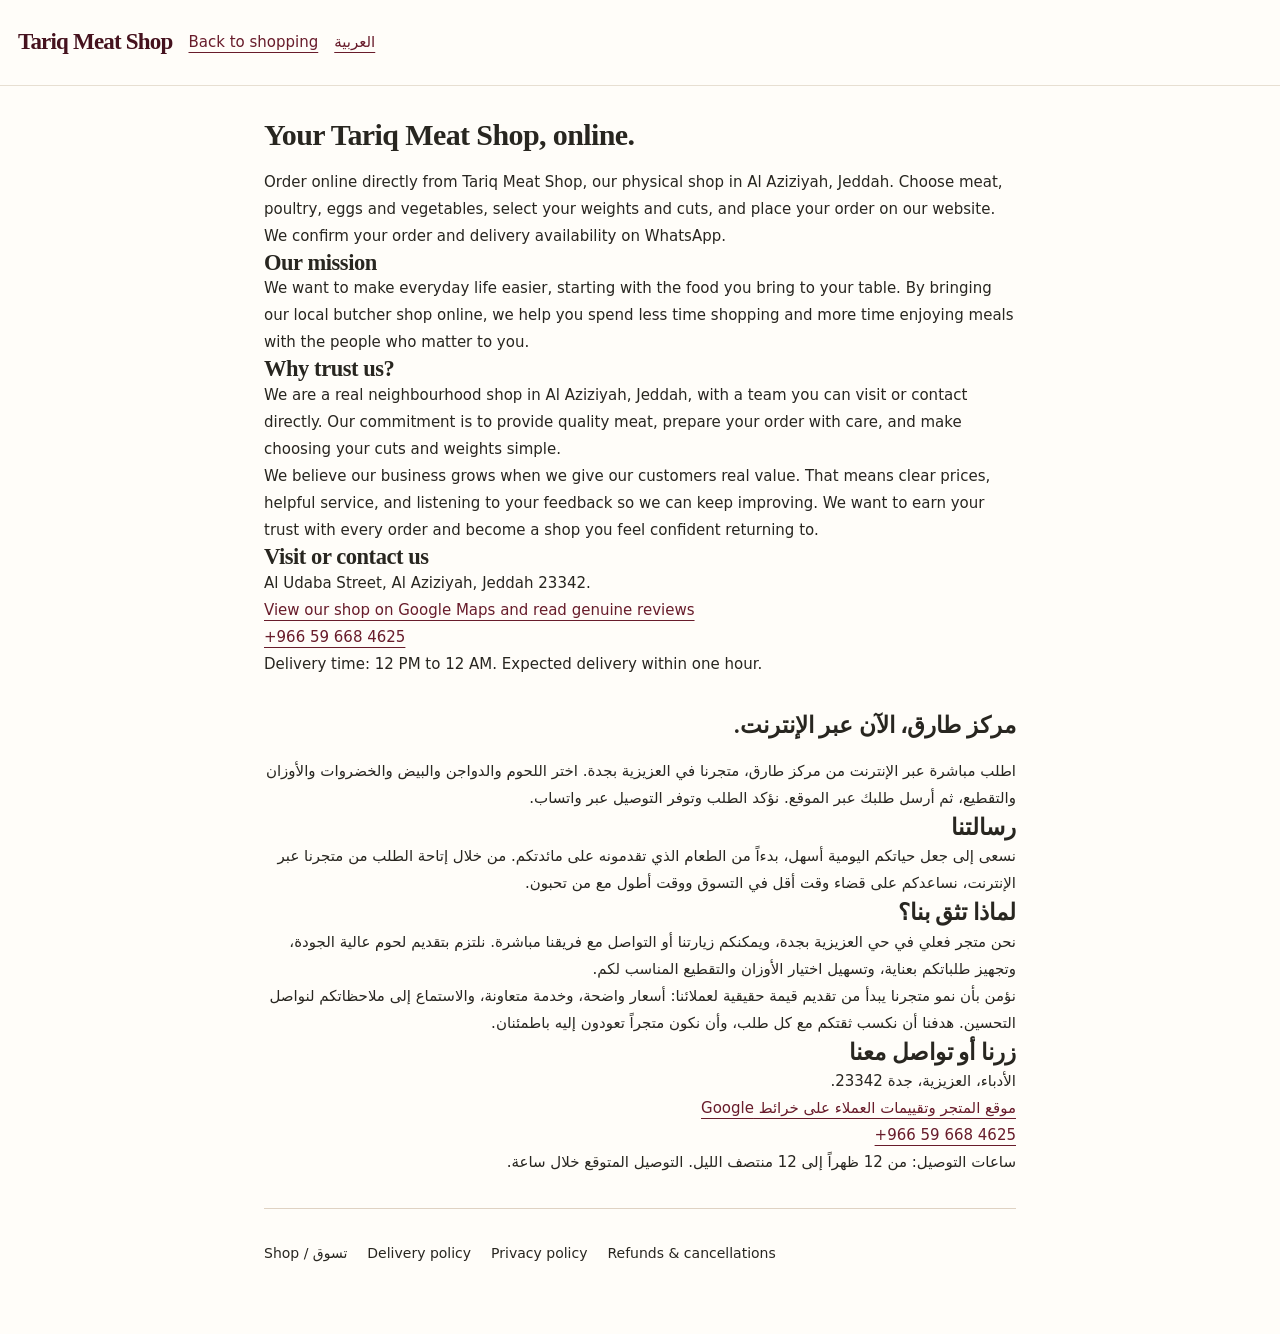
<file: about.html>
<!doctype html>
<html lang="en"><head><meta charset="utf-8"><meta name="viewport" content="width=device-width,initial-scale=1"><title>About Tariq Meat Shop | مركز طارق</title><meta name="description" content="Order meat, poultry, eggs and vegetables from Tariq Meat Shop in Al Aziziyah, Jeddah."><link rel="stylesheet" href="style.css"><link rel="stylesheet" href="design.css"><link rel="stylesheet" href="improvements.css"><link rel="stylesheet" href="home-update.css"><style>
.about-content nav.policy-links{position:static;inset:auto;display:flex;flex-wrap:wrap;gap:12px 20px;margin:32px 0 0;padding:24px 0 0;border-top:1px solid #dfd2c3;border-bottom:0;background:transparent;box-shadow:none;width:auto;height:auto;min-height:0}
.about-content nav.policy-links a{display:inline-block;padding:8px 0}
</style></head>
<body><header class="bar"><a class="logo" href="index.html">Tariq Meat Shop</a><a href="index.html#shop">Back to shopping</a><a href="#arabic" lang="ar">العربية</a></header>
<main class="about-content"><h1>Your Tariq Meat Shop, online.</h1><p>Order online directly from Tariq Meat Shop, our physical shop in Al Aziziyah, Jeddah. Choose meat, poultry, eggs and vegetables, select your weights and cuts, and place your order on our website. We confirm your order and delivery availability on WhatsApp.</p>
<h2>Our mission</h2><p>We want to make everyday life easier, starting with the food you bring to your table. By bringing our local butcher shop online, we help you spend less time shopping and more time enjoying meals with the people who matter to you.</p><h2>Why trust us?</h2><p>We are a real neighbourhood shop in Al Aziziyah, Jeddah, with a team you can visit or contact directly. Our commitment is to provide quality meat, prepare your order with care, and make choosing your cuts and weights simple.</p><p>We believe our business grows when we give our customers real value. That means clear prices, helpful service, and listening to your feedback so we can keep improving. We want to earn your trust with every order and become a shop you feel confident returning to.</p><h2>Visit or contact us</h2><p>Al Udaba Street, Al Aziziyah, Jeddah 23342.</p><p><a href="https://maps.app.goo.gl/Y3mNmNyiFn54K2gt9">View our shop on Google Maps and read genuine reviews</a></p><p><a href="https://wa.me/966596684625" dir="ltr">+966 59 668 4625</a></p><p>Delivery time: 12 PM to 12 AM. Expected delivery within one hour.</p>
<section id="arabic" lang="ar" dir="rtl"><h1>مركز طارق، الآن عبر الإنترنت.</h1><p>اطلب مباشرة عبر الإنترنت من مركز طارق، متجرنا في العزيزية بجدة. اختر اللحوم والدواجن والبيض والخضروات والأوزان والتقطيع، ثم أرسل طلبك عبر الموقع. نؤكد الطلب وتوفر التوصيل عبر واتساب.</p><h2>رسالتنا</h2><p>نسعى إلى جعل حياتكم اليومية أسهل، بدءاً من الطعام الذي تقدمونه على مائدتكم. من خلال إتاحة الطلب من متجرنا عبر الإنترنت، نساعدكم على قضاء وقت أقل في التسوق ووقت أطول مع من تحبون.</p><h2>لماذا تثق بنا؟</h2><p>نحن متجر فعلي في حي العزيزية بجدة، ويمكنكم زيارتنا أو التواصل مع فريقنا مباشرة. نلتزم بتقديم لحوم عالية الجودة، وتجهيز طلباتكم بعناية، وتسهيل اختيار الأوزان والتقطيع المناسب لكم.</p><p>نؤمن بأن نمو متجرنا يبدأ من تقديم قيمة حقيقية لعملائنا: أسعار واضحة، وخدمة متعاونة، والاستماع إلى ملاحظاتكم لنواصل التحسين. هدفنا أن نكسب ثقتكم مع كل طلب، وأن نكون متجراً تعودون إليه باطمئنان.</p><h2>زرنا أو تواصل معنا</h2><p>الأدباء، العزيزية، جدة 23342.</p><p><a href="https://maps.app.goo.gl/Y3mNmNyiFn54K2gt9">موقع المتجر وتقييمات العملاء على خرائط Google</a></p><p><a href="https://wa.me/966596684625" dir="ltr">+966 59 668 4625</a></p><p>ساعات التوصيل: من 12 ظهراً إلى 12 منتصف الليل. التوصيل المتوقع خلال ساعة.</p></section>
<nav class="policy-links" aria-label="Shop information"><a href="index.html#shop">Shop / تسوق</a><a href="delivery.html">Delivery policy</a><a href="privacy.html">Privacy policy</a><a href="refunds.html">Refunds & cancellations</a></nav></main></body></html>
</file>
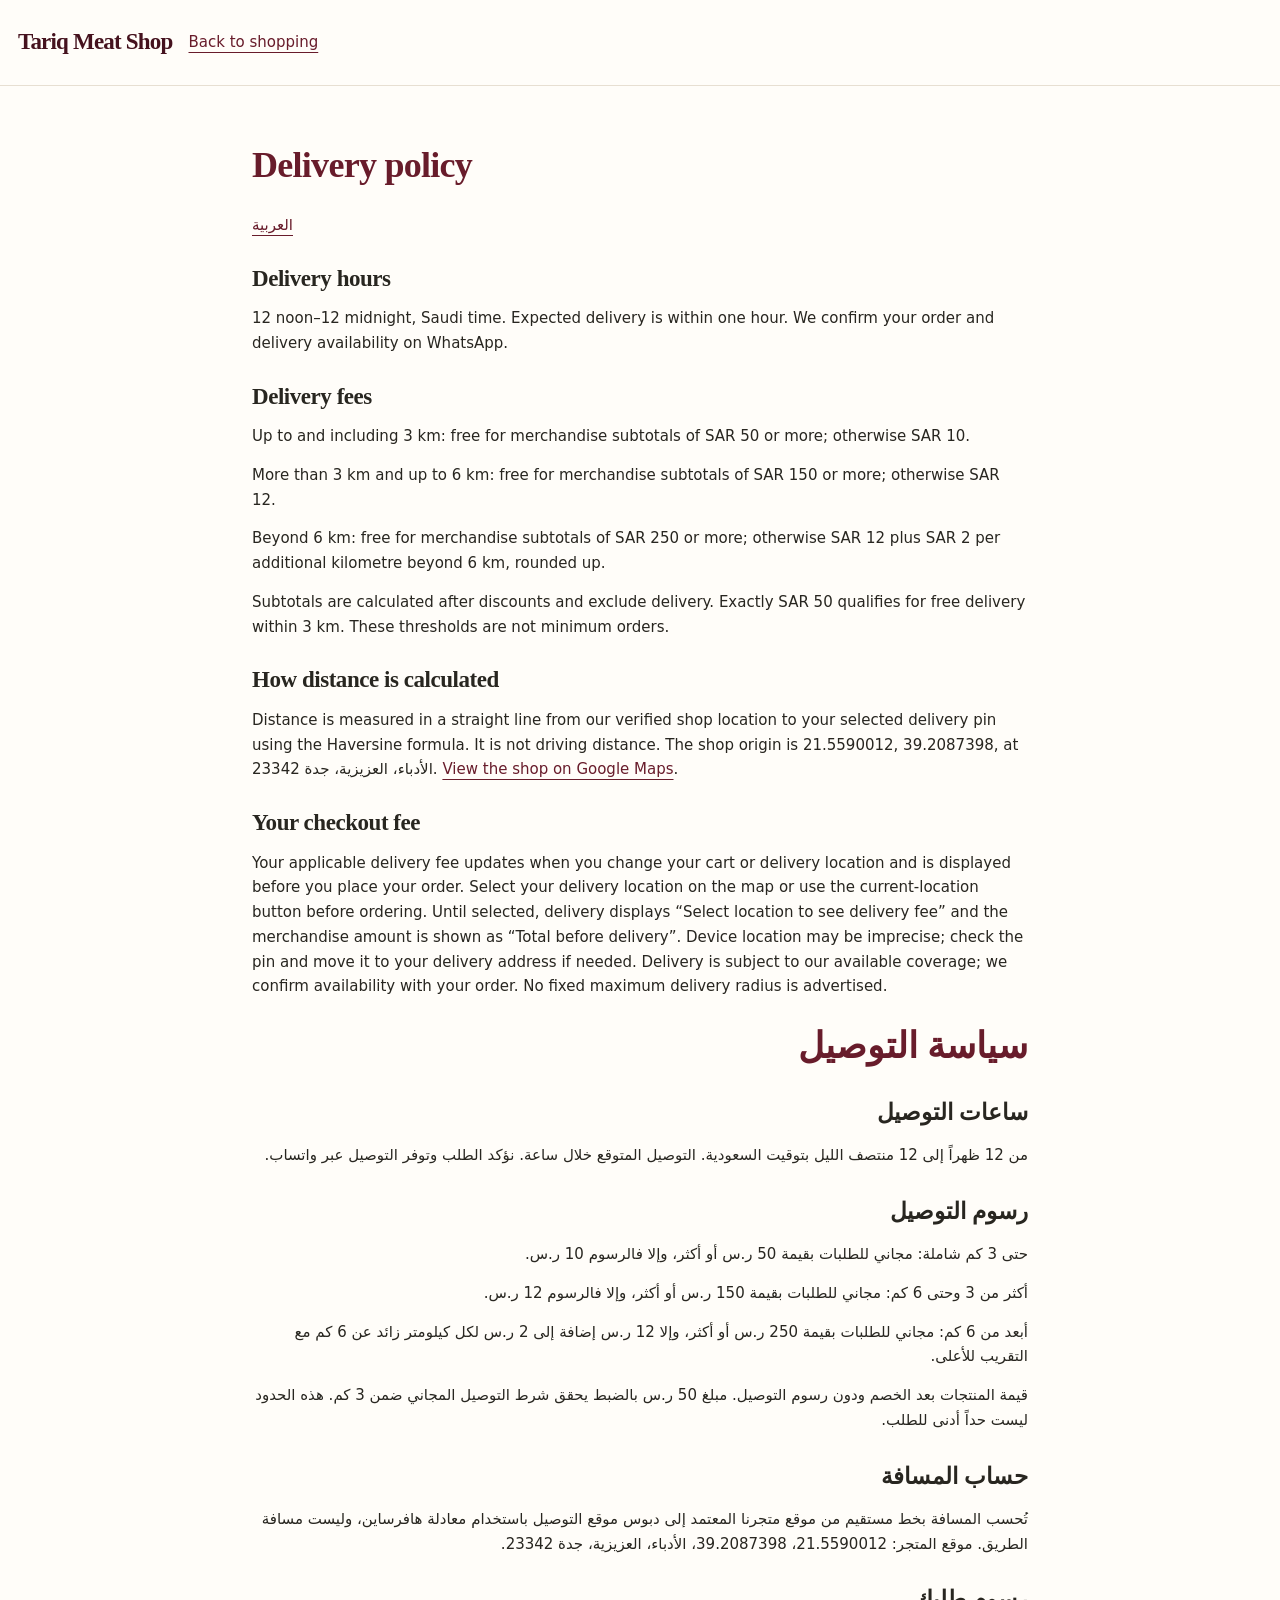
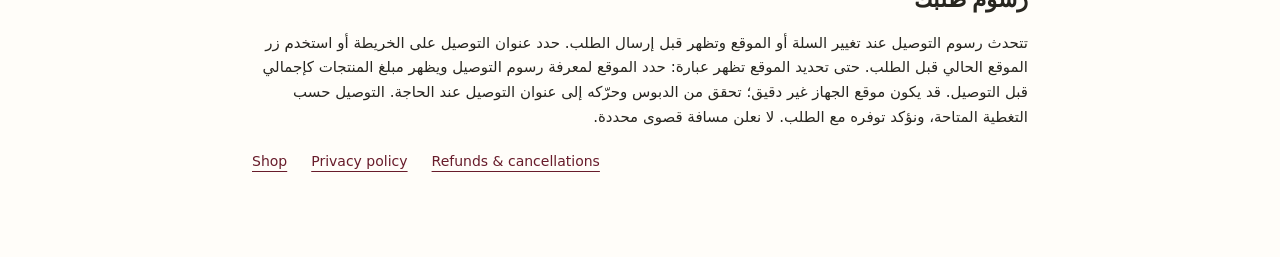
<file: delivery.html>
<!doctype html><html lang="en"><head><meta charset="utf-8"><meta name="viewport" content="width=device-width,initial-scale=1"><title>Delivery policy | Tariq Meat Shop</title><link rel="stylesheet" href="style.css"><link rel="stylesheet" href="design.css"><link rel="stylesheet" href="improvements.css"></head><body><header class="bar"><a class="logo" href="index.html#shop">Tariq Meat Shop</a><a href="index.html#shop">Back to shopping</a></header><main class="policy-page"><h1>Delivery policy</h1><a href="#arabic">العربية</a><h2>Delivery hours</h2><p>12 noon–12 midnight, Saudi time. Expected delivery is within one hour. We confirm your order and delivery availability on WhatsApp.</p><h2>Delivery fees</h2><p>Up to and including 3 km: free for merchandise subtotals of SAR 50 or more; otherwise SAR 10.</p><p>More than 3 km and up to 6 km: free for merchandise subtotals of SAR 150 or more; otherwise SAR 12.</p><p>Beyond 6 km: free for merchandise subtotals of SAR 250 or more; otherwise SAR 12 plus SAR 2 per additional kilometre beyond 6 km, rounded up.</p><p>Subtotals are calculated after discounts and exclude delivery. Exactly SAR 50 qualifies for free delivery within 3 km. These thresholds are not minimum orders.</p><h2>How distance is calculated</h2><p>Distance is measured in a straight line from our verified shop location to your selected delivery pin using the Haversine formula. It is not driving distance. The shop origin is 21.5590012, 39.2087398, at الأدباء، العزيزية، جدة 23342. <a href="https://maps.app.goo.gl/Y3mNmNyiFn54K2gt9">View the shop on Google Maps</a>.</p><h2>Your checkout fee</h2><p>Your applicable delivery fee updates when you change your cart or delivery location and is displayed before you place your order. Select your delivery location on the map or use the current-location button before ordering. Until selected, delivery displays “Select location to see delivery fee” and the merchandise amount is shown as “Total before delivery”. Device location may be imprecise; check the pin and move it to your delivery address if needed. Delivery is subject to our available coverage; we confirm availability with your order. No fixed maximum delivery radius is advertised.</p><section id="arabic" lang="ar" dir="rtl"><h1>سياسة التوصيل</h1><h2>ساعات التوصيل</h2><p>من 12 ظهراً إلى 12 منتصف الليل بتوقيت السعودية. التوصيل المتوقع خلال ساعة. نؤكد الطلب وتوفر التوصيل عبر واتساب.</p><h2>رسوم التوصيل</h2><p>حتى 3 كم شاملة: مجاني للطلبات بقيمة 50 ر.س أو أكثر، وإلا فالرسوم 10 ر.س.</p><p>أكثر من 3 وحتى 6 كم: مجاني للطلبات بقيمة 150 ر.س أو أكثر، وإلا فالرسوم 12 ر.س.</p><p>أبعد من 6 كم: مجاني للطلبات بقيمة 250 ر.س أو أكثر، وإلا 12 ر.س إضافة إلى 2 ر.س لكل كيلومتر زائد عن 6 كم مع التقريب للأعلى.</p><p>قيمة المنتجات بعد الخصم ودون رسوم التوصيل. مبلغ 50 ر.س بالضبط يحقق شرط التوصيل المجاني ضمن 3 كم. هذه الحدود ليست حداً أدنى للطلب.</p><h2>حساب المسافة</h2><p>تُحسب المسافة بخط مستقيم من موقع متجرنا المعتمد إلى دبوس موقع التوصيل باستخدام معادلة هافرساين، وليست مسافة الطريق. موقع المتجر: 21.5590012، 39.2087398، الأدباء، العزيزية، جدة 23342.</p><h2>رسوم طلبك</h2><p>تتحدث رسوم التوصيل عند تغيير السلة أو الموقع وتظهر قبل إرسال الطلب. حدد عنوان التوصيل على الخريطة أو استخدم زر الموقع الحالي قبل الطلب. حتى تحديد الموقع تظهر عبارة: حدد الموقع لمعرفة رسوم التوصيل ويظهر مبلغ المنتجات كإجمالي قبل التوصيل. قد يكون موقع الجهاز غير دقيق؛ تحقق من الدبوس وحرّكه إلى عنوان التوصيل عند الحاجة. التوصيل حسب التغطية المتاحة، ونؤكد توفره مع الطلب. لا نعلن مسافة قصوى محددة.</p></section><div class="policy-links"><a href="index.html#shop">Shop</a><a href="privacy.html">Privacy policy</a><a href="refunds.html">Refunds & cancellations</a></div></main></body></html>
</file>
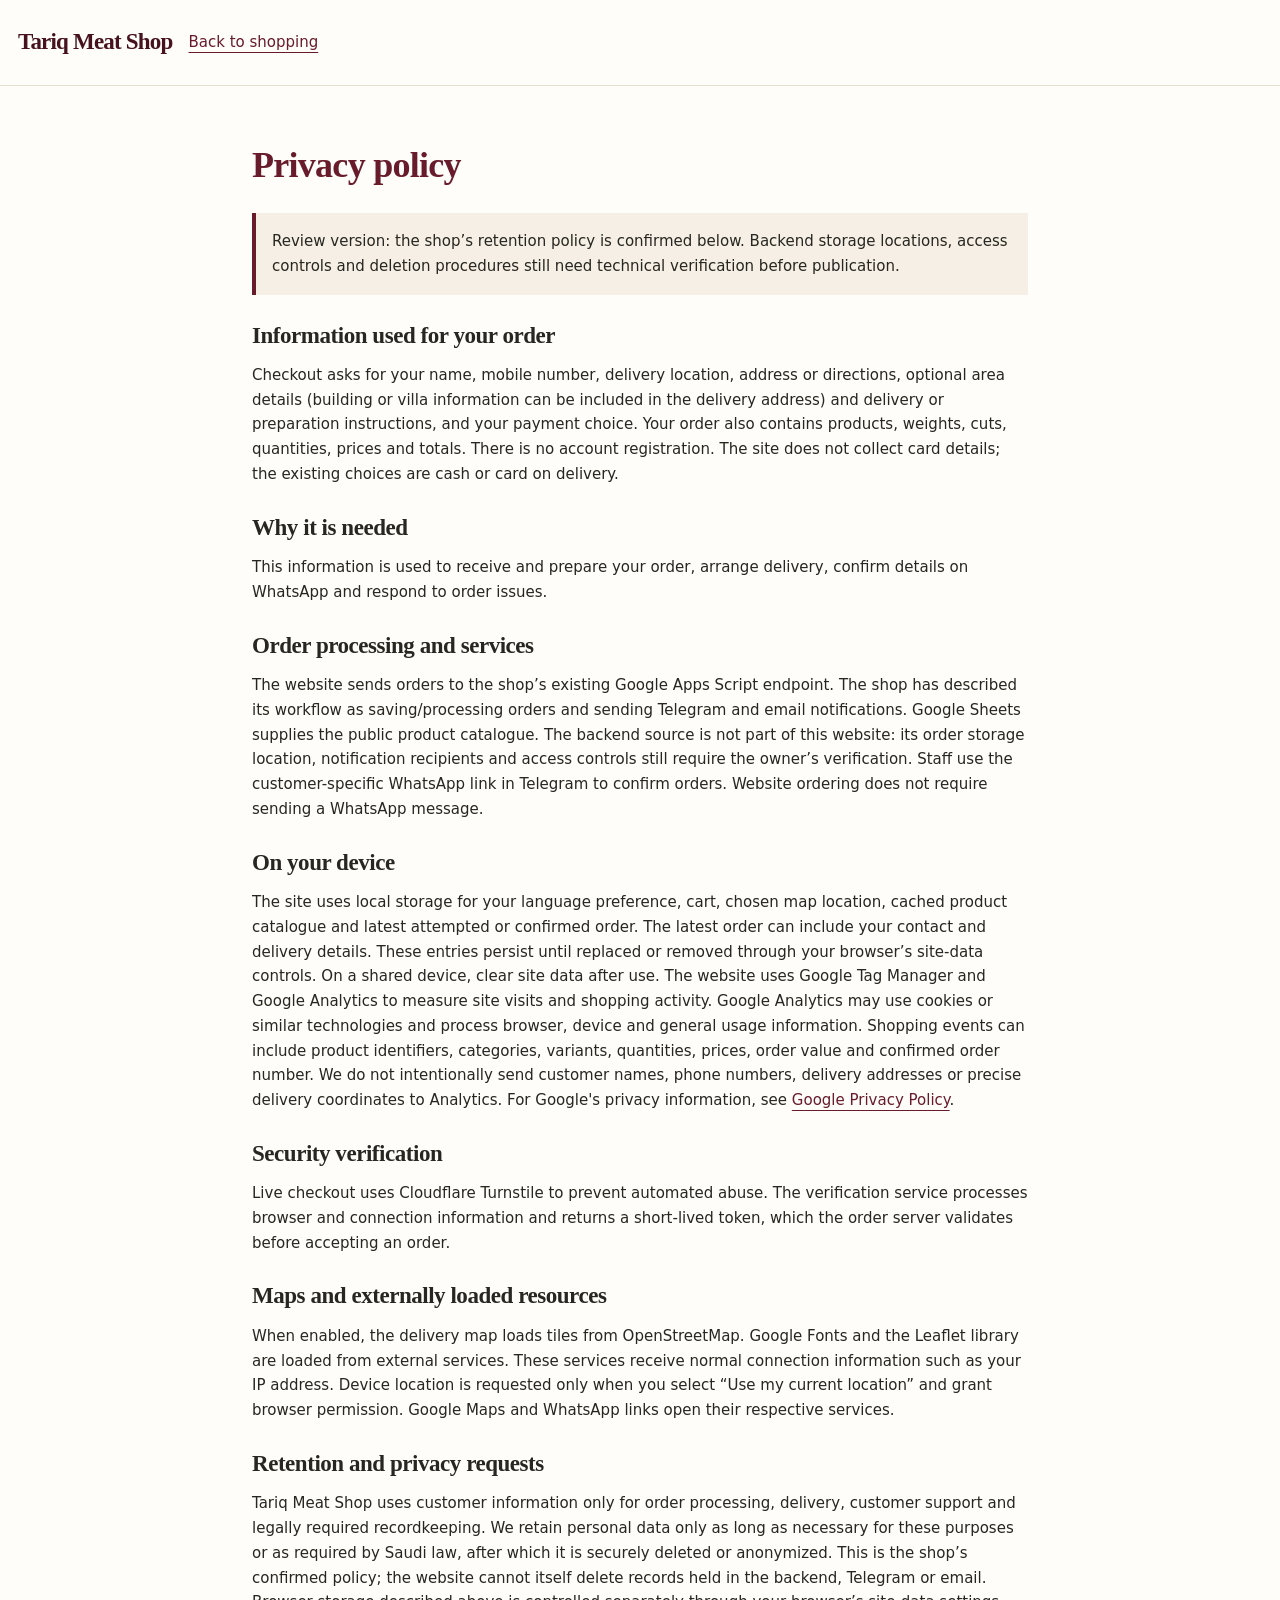
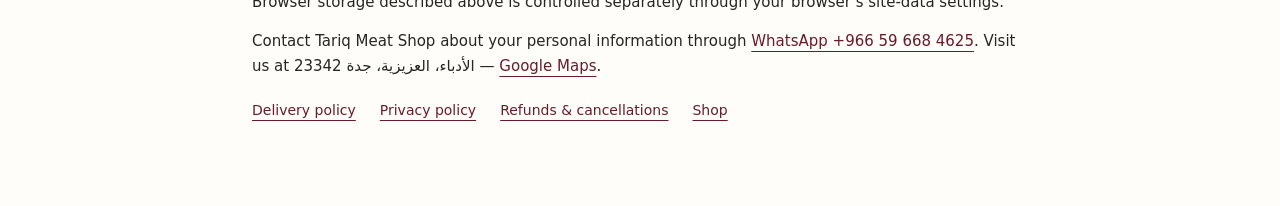
<file: privacy.html>
<!doctype html><html lang="en"><head><meta charset="utf-8"><meta name="viewport" content="width=device-width, initial-scale=1"><meta name="robots" content="noindex"><title>Privacy policy | Tariq Meat Shop</title><link rel="stylesheet" href="style.css"><link rel="stylesheet" href="design.css"><link rel="stylesheet" href="improvements.css"></head><body><header class="bar"><a class="logo" href="index.html#shop">Tariq Meat Shop</a><a href="index.html#shop">Back to shopping</a></header><main class="policy-page"><h1>Privacy policy</h1><p class="draft-notice">Review version: the shop’s retention policy is confirmed below. Backend storage locations, access controls and deletion procedures still need technical verification before publication.</p>
<h2>Information used for your order</h2><p>Checkout asks for your name, mobile number, delivery location, address or directions, optional area details (building or villa information can be included in the delivery address) and delivery or preparation instructions, and your payment choice. Your order also contains products, weights, cuts, quantities, prices and totals. There is no account registration. The site does not collect card details; the existing choices are cash or card on delivery.</p>
<h2>Why it is needed</h2><p>This information is used to receive and prepare your order, arrange delivery, confirm details on WhatsApp and respond to order issues.</p>
<h2>Order processing and services</h2><p>The website sends orders to the shop’s existing Google Apps Script endpoint. The shop has described its workflow as saving/processing orders and sending Telegram and email notifications. Google Sheets supplies the public product catalogue. The backend source is not part of this website: its order storage location, notification recipients and access controls still require the owner’s verification. Staff use the customer-specific WhatsApp link in Telegram to confirm orders. Website ordering does not require sending a WhatsApp message.</p>
<h2>On your device</h2><p>The site uses local storage for your language preference, cart, chosen map location, cached product catalogue and latest attempted or confirmed order. The latest order can include your contact and delivery details. These entries persist until replaced or removed through your browser’s site-data controls. On a shared device, clear site data after use. The website uses Google Tag Manager and Google Analytics to measure site visits and shopping activity. Google Analytics may use cookies or similar technologies and process browser, device and general usage information. Shopping events can include product identifiers, categories, variants, quantities, prices, order value and confirmed order number. We do not intentionally send customer names, phone numbers, delivery addresses or precise delivery coordinates to Analytics. For Google's privacy information, see <a href="https://policies.google.com/privacy" target="_blank" rel="noopener">Google Privacy Policy</a>.</p>
<h2>Security verification</h2><p>Live checkout uses Cloudflare Turnstile to prevent automated abuse. The verification service processes browser and connection information and returns a short-lived token, which the order server validates before accepting an order.</p><h2>Maps and externally loaded resources</h2><p>When enabled, the delivery map loads tiles from OpenStreetMap. Google Fonts and the Leaflet library are loaded from external services. These services receive normal connection information such as your IP address. Device location is requested only when you select “Use my current location” and grant browser permission. Google Maps and WhatsApp links open their respective services.</p>
<h2>Retention and privacy requests</h2><p>Tariq Meat Shop uses customer information only for order processing, delivery, customer support and legally required recordkeeping. We retain personal data only as long as necessary for these purposes or as required by Saudi law, after which it is securely deleted or anonymized. This is the shop’s confirmed policy; the website cannot itself delete records held in the backend, Telegram or email. Browser storage described above is controlled separately through your browser’s site-data settings.</p><p>Contact Tariq Meat Shop about your personal information through <a href="https://wa.me/966596684625">WhatsApp +966 59 668 4625</a>. Visit us at الأدباء، العزيزية، جدة 23342 — <a href="https://maps.app.goo.gl/Y3mNmNyiFn54K2gt9">Google Maps</a>.</p><div class="policy-links"><a href="delivery.html" data-i="deliveryPolicy">Delivery policy</a><a href="privacy.html">Privacy policy</a><a href="refunds.html">Refunds & cancellations</a><a href="index.html#shop">Shop</a></div></main></body></html>
</file>
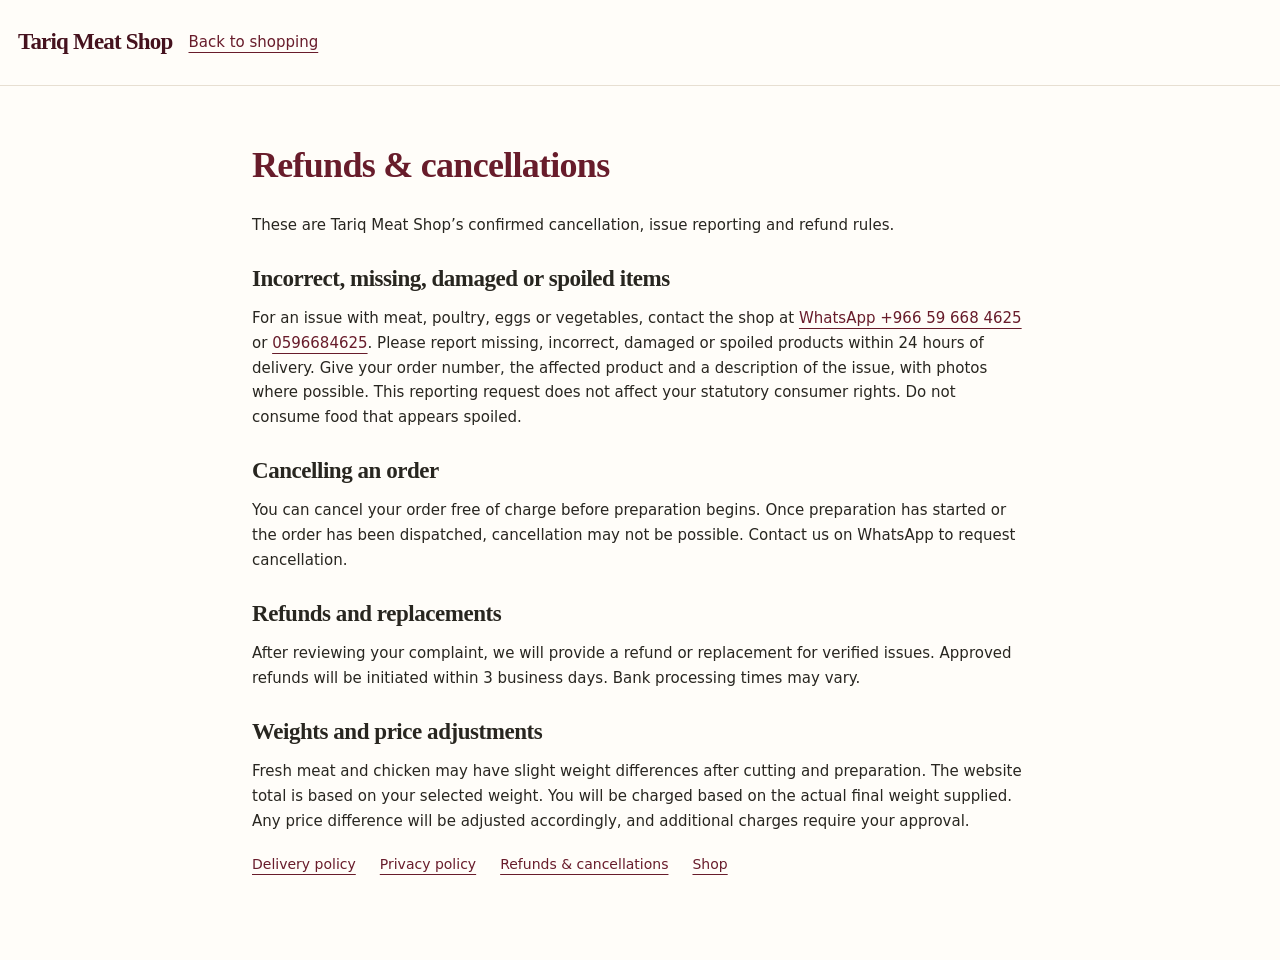
<file: refunds.html>
<!doctype html><html lang="en"><head><meta charset="utf-8"><meta name="viewport" content="width=device-width, initial-scale=1"><meta name="robots" content="noindex"><title>Refunds & cancellations | Tariq Meat Shop</title><link rel="stylesheet" href="style.css"><link rel="stylesheet" href="design.css"><link rel="stylesheet" href="improvements.css"></head><body><header class="bar"><a class="logo" href="index.html#shop">Tariq Meat Shop</a><a href="index.html#shop">Back to shopping</a></header><main class="policy-page"><h1>Refunds & cancellations</h1><p>These are Tariq Meat Shop’s confirmed cancellation, issue reporting and refund rules.</p>
<h2>Incorrect, missing, damaged or spoiled items</h2><p>For an issue with meat, poultry, eggs or vegetables, contact the shop at <a href="https://wa.me/966596684625">WhatsApp +966 59 668 4625</a> or <a href="tel:+966596684625">0596684625</a>. Please report missing, incorrect, damaged or spoiled products within 24 hours of delivery. Give your order number, the affected product and a description of the issue, with photos where possible. This reporting request does not affect your statutory consumer rights. Do not consume food that appears spoiled.</p>
<h2>Cancelling an order</h2><p>You can cancel your order free of charge before preparation begins. Once preparation has started or the order has been dispatched, cancellation may not be possible. Contact us on WhatsApp to request cancellation.</p>
<h2>Refunds and replacements</h2><p>After reviewing your complaint, we will provide a refund or replacement for verified issues. Approved refunds will be initiated within 3 business days. Bank processing times may vary.</p>
<h2>Weights and price adjustments</h2><p>Fresh meat and chicken may have slight weight differences after cutting and preparation. The website total is based on your selected weight. You will be charged based on the actual final weight supplied. Any price difference will be adjusted accordingly, and additional charges require your approval.</p>
<div class="policy-links"><a href="delivery.html" data-i="deliveryPolicy">Delivery policy</a><a href="privacy.html">Privacy policy</a><a href="refunds.html">Refunds & cancellations</a><a href="index.html#shop">Shop</a></div></main></body></html>
</file>
<file: style.css>
:root{--red:#7a1527;--red2:#5c0f1d;--cream:#f7f0e4;--white:#fff;--ink:#262322;--mute:#6f6760;--line:#e5dccb;--r:14px}
*{box-sizing:border-box;margin:0}
html{scroll-behavior:smooth;scroll-padding-top:70px}
body{font:16px/1.55 Inter,Cairo,system-ui,sans-serif;color:var(--ink);background:var(--white)}
[dir=rtl] body{font-family:Cairo,Inter,system-ui,sans-serif}
h1,h2,h3,.logo{font-family:Fraunces,Cairo,Georgia,serif;line-height:1.15}
[dir=rtl] h1,[dir=rtl] h2,[dir=rtl] h3,[dir=rtl] .logo{font-family:Cairo,serif}
a{color:var(--red)}
[hidden]{display:none!important}
:focus-visible{outline:3px solid #d9a441;outline-offset:2px}

.bar{position:sticky;top:0;z-index:20;display:flex;align-items:center;gap:12px;padding:10px 16px;background:var(--red);color:#fff}
.logo{font-size:1.35rem;font-weight:700;color:#fff;text-decoration:none;margin-inline-end:auto}
nav{display:none;gap:22px}
nav a{color:#f3e4d2;text-decoration:none;font-weight:500}
.lang,.cartBtn{background:rgba(255,255,255,.14);color:#fff;border:0;border-radius:999px;padding:8px 14px;font:600 .9rem inherit;font-family:inherit;cursor:pointer}
.cartBtn{position:relative;font-size:1.1rem}
.cartBtn b{font-size:.75rem;background:#d9a441;color:#2a1a00;border-radius:999px;padding:1px 7px;margin-inline-start:6px}
@media(min-width:800px){nav{display:flex;margin-inline-end:auto}.logo{margin-inline-end:0}}

.hero{min-height:78vh;display:flex;align-items:center;padding:48px 20px;color:#fff;
 background:linear-gradient(100deg,rgba(40,6,14,.7) 0%,rgba(40,6,14,.12) 75%),url(images/hero.jpg) center/cover,linear-gradient(135deg,var(--red2),var(--red))}
[dir=rtl] .hero{background:linear-gradient(-100deg,rgba(40,6,14,.7) 0%,rgba(40,6,14,.12) 75%),url(images/hero.jpg) center/cover,linear-gradient(135deg,var(--red2),var(--red))}
.hero-in{max-width:620px;margin-inline:auto 0}
.hero-in{max-width:1100px;width:100%;margin:0 auto}
.hero h1{font-size:clamp(2.3rem,8vw,4.4rem);max-width:12ch;margin-bottom:16px}
.hero p{max-width:46ch;font-size:1.1rem;color:#f0dfcf;margin-bottom:28px}
.btn{display:inline-block;background:var(--red);color:#fff;border:0;border-radius:999px;padding:14px 30px;font:600 1rem inherit;font-family:inherit;text-decoration:none;cursor:pointer}
.hero .btn{background:#f7f0e4;color:var(--red2)}
.btn.light{background:#f7f0e4;color:var(--red2)}
.btn.full{width:100%;margin-top:14px}
.btn:hover{filter:brightness(1.08)}

.sec{padding:52px 16px;max-width:1180px;margin:0 auto}
.tint{background:var(--cream);max-width:none}
.tint>*{max-width:1180px;margin-inline:auto}
.narrow{max-width:640px}
.narrow.tint{max-width:none}.narrow.tint>*{max-width:640px}
.sec h2{font-size:clamp(1.6rem,5vw,2.3rem);margin-bottom:22px;color:var(--red2)}
.cats{display:grid;grid-template-columns:repeat(4,1fr);gap:10px}

.cat{background:var(--cream);border:1px solid var(--line);border-radius:var(--r);padding:16px 4px;text-align:center;cursor:pointer;font:600 .85rem inherit;font-family:inherit;color:var(--ink)}
.cat span{display:block;font-size:1.8rem}
.cat:hover{border-color:var(--red)}

.grid{display:grid;grid-template-columns:repeat(2,1fr);gap:12px}
@media(min-width:760px){.grid{grid-template-columns:repeat(3,1fr);gap:18px}}
@media(min-width:1100px){.grid{grid-template-columns:repeat(4,1fr)}}
.card{background:#fff;border:1px solid var(--line);border-radius:var(--r);overflow:hidden;display:flex;flex-direction:column}
.card img{width:100%;aspect-ratio:4/3;object-fit:cover;background:var(--cream)}
.imgw{position:relative}
.tag{position:absolute;top:10px;inset-inline-start:10px;background:var(--red);color:#fff;font-size:.8rem;font-weight:600;padding:3px 10px;border-radius:999px}
.cb{padding:16px;display:flex;flex-direction:column;gap:8px;flex:1}
.cb h3{font-size:1.2rem}
.cb p{color:var(--mute);font-size:.92rem}
.unit{font-weight:600}.unit s{color:var(--mute);font-weight:400;margin-inline-start:6px}
.tot{font-size:1.35rem;font-weight:700;color:var(--red)}
.row{display:flex;gap:8px}
.row select,.row .qty{flex:1}
select,input,textarea{width:100%;padding:12px;border:1px solid #cfc4b0;border-radius:10px;font:inherit;background:#fff;color:var(--ink)}
.qty{display:flex;align-items:center;border:1px solid #cfc4b0;border-radius:10px;overflow:hidden}
.qty button{width:38px;border:0;background:var(--cream);font-size:1.2rem;cursor:pointer;align-self:stretch}
.qty span{flex:1;text-align:center;font-weight:600}
.add{margin-top:auto;background:var(--red);color:#fff;border:0;border-radius:10px;padding:14px;font:600 1rem inherit;font-family:inherit;cursor:pointer}
.add:active{transform:scale(.98)}

.chips{display:flex;gap:8px;overflow-x:auto;padding-bottom:12px;margin-bottom:10px}
.chip{white-space:nowrap;border:1px solid var(--line);background:#fff;border-radius:999px;padding:9px 18px;font:600 .9rem inherit;font-family:inherit;cursor:pointer}
.chip.on{background:var(--red);border-color:var(--red);color:#fff}

.feat{display:grid;gap:16px;grid-template-columns:repeat(auto-fit,minmax(220px,1fr))}
.feat div{border-inline-start:4px solid var(--red);padding-inline-start:14px}
.feat b{font-size:1.05rem}.feat p{color:var(--mute)}
.steps{display:grid;gap:14px;grid-template-columns:repeat(auto-fit,minmax(200px,1fr));padding-inline-start:0;list-style:none;counter-reset:s}
.steps li{counter-increment:s;background:#fff;border-radius:var(--r);padding:18px 18px 18px 18px;font-weight:500}
.steps li::before{content:counter(s);display:inline-grid;place-items:center;width:30px;height:30px;border-radius:50%;background:var(--red);color:#fff;margin-inline-end:10px;font-weight:700}
.wa{background:var(--red2);color:#fff;text-align:center;padding:48px 16px}
.wa h2{margin-bottom:18px;font-size:1.8rem}
footer{background:var(--ink);color:#bbb;text-align:center;padding:22px;font-size:.9rem}

.drawer{position:fixed;top:0;bottom:0;inset-inline-end:0;width:min(420px,100%);background:#fff;z-index:40;display:flex;flex-direction:column;transform:translateX(100%);transition:transform .25s}
[dir=rtl] .drawer{transform:translateX(-100%)}
.drawer.open{transform:none}
.scrim{position:fixed;inset:0;background:rgba(0,0,0,.45);z-index:30;opacity:0;pointer-events:none;transition:opacity .25s}
.scrim.on{opacity:1;pointer-events:auto}
.drawer-head{display:flex;justify-content:space-between;align-items:center;padding:16px;border-bottom:1px solid var(--line)}
.x,.link{background:none;border:0;font:inherit;cursor:pointer;color:var(--red)}
.drawer-body{flex:1;overflow:auto;padding:12px 16px}
.drawer-foot{padding:16px;border-top:1px solid var(--line);background:var(--cream)}
.li{display:flex;gap:12px;padding:12px 0;border-bottom:1px solid var(--line)}
.li img{width:64px;height:64px;border-radius:10px;object-fit:cover}
.li .m{flex:1;font-size:.95rem}.li small{color:var(--mute);display:block}
.li .qty{max-width:110px;margin-top:6px}.li .qty button{width:32px}
.rm{background:none;border:0;color:var(--mute);cursor:pointer;font-size:.85rem;text-decoration:underline}
.sum{display:flex;justify-content:space-between;padding:3px 0}
.sum.t{font-size:1.2rem;font-weight:700;border-top:1px solid var(--line);margin-top:6px;padding-top:8px}
.empty{text-align:center;color:var(--mute);padding:40px 0}

form label{display:block;margin-bottom:14px;font-weight:600;font-size:.92rem}
form label>span{display:block;margin-bottom:5px}
fieldset{border:1px solid var(--line);border-radius:10px;padding:12px;margin-bottom:8px}
.radio{display:flex;gap:10px;align-items:center;margin-bottom:6px}.radio input{width:auto}
.radio span{margin:0}
fieldset small{color:var(--mute)}
.err{color:#b00020;font-weight:600;min-height:1.2em;margin-top:8px}
.summary{background:var(--cream);border-radius:var(--r);padding:14px;margin-bottom:20px}
@media(prefers-reduced-motion:reduce){*{transition:none!important;scroll-behavior:auto!important}}

.bar{flex-wrap:wrap}
.bar .search{order:5;flex:1 1 100%;margin:0;padding:10px 18px;border:0;border-radius:999px;font-size:.95rem}

@media(max-width:759px){
.sec{padding:32px 12px}.hero{min-height:56vh;padding:36px 16px}
.card img{aspect-ratio:1/1}
.cb{padding:10px;gap:6px}.cb h3{font-size:1rem}
.cb p{font-size:.8rem;display:-webkit-box;-webkit-line-clamp:2;-webkit-box-orient:vertical;overflow:hidden}
.unit{font-size:.8rem}.tot{font-size:1.05rem}
.row{flex-direction:column}
.row select{padding:9px}.qty{min-height:40px}
.add{padding:11px;font-size:.9rem}
.tag{font-size:.7rem;padding:2px 8px}
.cat{font-size:.78rem}.cat span{font-size:1.5rem}
}

.done{text-align:center}.done .summary{font-weight:700;font-size:1.2rem}.done .btn{margin-bottom:12px}

.map{height:300px;border-radius:var(--r);border:1px solid var(--line);margin:8px 0;position:relative;z-index:0;isolation:isolate}.pin{margin-bottom:16px}.hint,.note{color:var(--mute);font-size:.88rem;display:block;margin-top:6px}

.hero h1,.hero p{text-shadow:0 2px 12px rgba(0,0,0,.55)}

/* banner slider */
.hero,[dir=rtl] .hero{position:relative;overflow:hidden;background:linear-gradient(135deg,var(--red2),var(--red))}
.slides{position:absolute;inset:0}
.slide{position:absolute;inset:0;background-size:cover;background-position:center;opacity:0;transition:opacity .8s}
.slide.on{opacity:1}
.slides::after{content:"";position:absolute;inset:0;background:linear-gradient(100deg,rgba(40,6,14,.7) 0%,rgba(40,6,14,.12) 75%)}
[dir=rtl] .slides::after{background:linear-gradient(-100deg,rgba(40,6,14,.7) 0%,rgba(40,6,14,.12) 75%)}
.hero-in{position:relative;z-index:2}
.dots{position:absolute;bottom:14px;left:0;right:0;display:flex;justify-content:center;gap:8px;z-index:3}
.dots button{width:10px;height:10px;border-radius:50%;border:0;padding:0;background:rgba(255,255,255,.5);cursor:pointer}
.dots button.on{background:#fff}
@media(prefers-reduced-motion:reduce){.slide{transition:none}}
/* checkout validation */
label.bad input,label.bad select,label.bad textarea{border-color:#c62828;background:#fff5f5}
label.bad>span{color:#c62828}
.pin.bad .map{border:2px solid #c62828}
.pin.bad>b{color:#c62828}
.fe{display:block;color:#c62828;font-weight:600;font-size:.85rem;margin-top:4px}
label:has(input[required])>span::after,label:has(select[required])>span::after{content:" *";color:#c62828}
/* product page */
.plink{color:inherit;text-decoration:none}
.pdetail{display:grid;gap:20px;margin:14px 0 36px}
@media(min-width:760px){.pdetail{grid-template-columns:1fr 1fr;gap:36px}}
#pMain{width:100%;aspect-ratio:1/1;object-fit:cover;border-radius:var(--r);background:var(--cream)}
.thumbs{display:flex;gap:8px;margin-top:8px}
.thumbs img{width:64px;height:64px;object-fit:cover;border-radius:10px;cursor:pointer;border:1px solid var(--line)}
.pcard{border:0;overflow:visible;gap:12px}
.pinfo h1{font-size:clamp(1.6rem,5vw,2.2rem);color:var(--red2)}
.long{white-space:pre-line;color:var(--mute)}

#productView{position:fixed;inset:0;z-index:15;background:#fff;overflow-y:auto;overscroll-behavior:contain}
body.lock{overflow:hidden}
</file>
<file: design.css>
/* Editorial storefront; logical properties preserve Arabic layout. */
:root{--red:#681c2b;--red2:#45121e;--cream:#f5efe5;--white:#fffdf9;--ink:#282620;--mute:#746e63;--line:#e7dfd2;--gold:#bb9153;--ease:cubic-bezier(.22,1,.36,1)}
html{scroll-padding-top:105px}body{font-size:15px;line-height:1.65;background:var(--white)}
h1,h2,h3,.logo{font-weight:600;letter-spacing:-.02em}[dir=rtl] h1,[dir=rtl] h2,[dir=rtl] h3,[dir=rtl] .logo{letter-spacing:0;line-height:1.4}
button,input,select,textarea{font-family:inherit}a{text-underline-offset:5px}button:disabled{cursor:wait;opacity:.65}
.skip-link{position:fixed;top:8px;inset-inline-start:8px;z-index:100;background:var(--white);padding:10px 20px;transform:translateY(-160%)}.skip-link:focus{transform:none}
.announcement{background:var(--red2);color:#f2e6d3;text-align:center;padding:8px 20px;font-size:11px;letter-spacing:.07em}
.bar{flex-wrap:nowrap;gap:22px;padding:18px max(24px,calc((100vw - 1280px)/2));background:rgba(255,253,249,.97);color:var(--ink);border-bottom:1px solid var(--line);min-height:86px}
.logo{display:flex;align-items:center;gap:12px;color:var(--red2);font-size:23px;margin-inline-end:auto;white-space:nowrap}
.brand-mark{border:1px solid var(--gold);border-radius:50%;width:43px;height:43px;display:grid;place-items:center;font-size:24px;position:relative}

.logo small{display:block;font:8px/1.7 Inter,Cairo,sans-serif;letter-spacing:.2em;margin-top:6px;color:var(--mute)}
nav{display:flex;gap:28px;align-items:center;margin-inline-end:0}nav a{font-size:12px;font-weight:500;color:var(--ink);position:relative}nav a::after{content:"";position:absolute;bottom:-6px;inset-inline-start:0;width:0;height:1px;background:var(--red);transition:width .25s}nav a:hover::after{width:100%}
.lang{border-radius:0;border-inline-start:1px solid var(--line);background:none;color:var(--ink);padding:10px 0;padding-inline-start:22px;font-size:12px}
.cartBtn{display:flex;align-items:center;gap:10px;background:var(--red);padding:11px 15px;border-radius:5px}.cartBtn b{display:grid;place-items:center;font-size:10px;font-weight:600;min-width:20px;height:20px;border-radius:50%;background:#fff;color:var(--red);margin:0;padding:0}
.menu-btn{display:none;border:1px solid var(--line);background:transparent;border-radius:5px;font-size:19px;width:42px;height:42px}
.hero,[dir=rtl] .hero{isolation:isolate;min-height:620px;padding:80px max(28px,calc((100vw - 1180px)/2));background:var(--red2)}
.slides{z-index:-2}.slides::after{background:linear-gradient(90deg,#18100deb,#18100dae 43%,#18100d20 85%)}[dir=rtl] .slides::after{background:linear-gradient(-90deg,#18100deb,#18100dae 43%,#18100d20 85%)}
.hero-in{width:100%;max-width:680px;margin:0}.eyebrow{font-size:10px;font-weight:600;letter-spacing:.18em;line-height:1.7;color:var(--red);margin-bottom:14px}[dir=rtl] .eyebrow{letter-spacing:0;font-size:12px}
.hero .eyebrow{color:#e4c896;max-width:none;text-shadow:none;margin-bottom:18px;font-size:10px}.hero h1{font-size:clamp(42px,5.1vw,72px);letter-spacing:-.045em;max-width:11ch;margin-bottom:24px;text-shadow:none}[dir=rtl] .hero h1{letter-spacing:0;max-width:14ch;font-size:clamp(40px,4.6vw,64px)}
.hero .hero-description{max-width:390px;color:#eaded0;font-size:15px;line-height:1.8;margin-bottom:30px;text-shadow:none}.hero-actions{display:flex;align-items:center;gap:28px;flex-wrap:wrap}
.btn{display:inline-flex;align-items:center;justify-content:center;gap:30px;border-radius:5px;padding:14px 24px;font-size:12px;font-weight:600;transition:background .2s,transform .25s var(--ease)}.btn:hover{filter:none;background:var(--red2);transform:translateY(-2px)}.hero .btn,.btn.light{background:var(--cream);color:var(--red2)}.hero .btn:hover,.btn.light:hover{background:#fff}.arrow{font-size:20px;line-height:1}[dir=rtl] .arrow{transform:scaleX(-1)}
.hero-secondary{color:#f4e9d9;font-size:12px;text-decoration:underline;text-underline-offset:7px}.hero-note{display:flex;gap:12px;align-items:center;color:#e2d3bc;margin-top:48px;font-size:11px}

.service-strip{display:grid;grid-template-columns:repeat(3,1fr);padding:22px max(24px,calc((100vw - 1180px)/2));background:var(--cream);border-bottom:1px solid var(--line)}.service-strip>span{display:flex;align-items:center;justify-content:center;gap:14px;font-size:12px;font-weight:500;border-inline-end:1px solid #d6c9b3}.service-strip>span:last-child{border:0}.service-strip i{font:italic 15px Fraunces,serif;color:var(--gold)}
.sec{max-width:1236px;padding:76px 28px}.sec h2{font-size:clamp(28px,3.2vw,43px);letter-spacing:-.025em;margin-bottom:28px}.section-heading{display:flex;align-items:flex-end;justify-content:space-between;gap:30px;margin-bottom:30px}.section-heading h2{margin-bottom:0}.section-intro{font-size:12px;color:var(--mute);max-width:235px;line-height:1.8}
.text-link{display:inline-flex;align-items:center;gap:20px;font-size:12px;font-weight:600;text-decoration:none;border-bottom:1px solid var(--gold);padding-bottom:6px;white-space:nowrap}.text-link>span:last-child{font-size:21px}
.cats{grid-template-columns:repeat(5,minmax(0,1fr));gap:18px}.cat{position:relative;overflow:hidden;text-align:start;height:245px;border:0;border-radius:8px;padding:0;color:#fff}.cat img{width:100%;height:100%;object-fit:cover;transition:transform .65s var(--ease)}.cat::after{content:"";position:absolute;inset:0;background:linear-gradient(transparent 30%,#19130fd4)}.cat:hover img{transform:scale(1.06)}.cat .cat-label{position:absolute;z-index:1;inset-inline:20px;bottom:18px;display:flex;align-items:center;justify-content:space-between;font:600 25px Fraunces,Cairo,serif}.cat .cat-arrow{display:inline;font:22px Inter,sans-serif}
.best-section{padding-top:0}.grid{grid-template-columns:repeat(4,minmax(0,1fr));gap:20px;align-items:stretch}
.card{border-radius:8px;min-width:0;transition:box-shadow .3s,transform .3s var(--ease),border-color .3s}.card:hover{border-color:#d4c4ae;box-shadow:0 12px 30px #3024190b;transform:translateY(-4px)}.card .imgw{overflow:hidden;background:var(--cream)}.card .imgw a{display:block}.card img{display:block;aspect-ratio:1.12;transition:transform .65s var(--ease)}.card:hover .imgw img{transform:scale(1.045)}.tag{top:12px;inset-inline-start:12px;background:var(--white);color:var(--red);font-size:9px;padding:5px 9px;border-radius:3px}
.cb{gap:10px;padding:19px}.cb h3{font-size:20px;line-height:1.25}.cb p{font-size:11px;line-height:1.7;min-height:37px}.unit{font-size:10px;color:var(--mute)}.tot{font-size:15px;font-weight:600;line-height:1.4}.row>*{min-width:0}
select,input,textarea{padding:11px 12px;border-color:var(--line);border-radius:5px}select{font-size:11px;padding-inline-end:5px}.qty{border-color:var(--line);border-radius:5px;min-height:41px}.qty button{width:30px;min-height:40px;background:transparent;font-size:18px;flex-shrink:0}.qty button:hover{background:var(--cream)}.qty span{font-size:12px;font-weight:600;min-width:15px}.add{border-radius:5px;padding:12px 6px;font-size:11px;min-height:42px;transition:background .2s,transform .15s}.add:hover{background:var(--red2)}.add.added{background:#355343}
.story{display:grid;grid-template-columns:1fr 1fr;background:var(--cream);max-width:1180px;margin:0 auto 10px;overflow:hidden;border-radius:8px}.story-photo{position:relative;min-height:380px;overflow:hidden}.story-photo img{display:block;width:100%;height:100%;object-fit:cover;position:absolute;inset:0}.story-copy{padding:60px;display:flex;flex-direction:column;align-items:flex-start;justify-content:center}.story h2{font-size:clamp(30px,3vw,42px);color:var(--red2);margin-bottom:22px}.story-copy>p:not(.eyebrow){color:var(--mute);font-size:13px;margin-bottom:25px}
.search-wrap{display:flex;align-items:center;gap:10px;min-width:270px;background:#fff;border:1px solid var(--line);border-radius:6px;padding:0 14px;color:var(--mute)}.search{border:0;background:none;padding:13px 0;font-size:12px;min-width:0}.search:focus{outline:none}.search-wrap:focus-within{outline:2px solid var(--gold);outline-offset:3px}
.catalog-toolbar{display:flex;align-items:center;justify-content:space-between;gap:16px;margin-bottom:24px;border-bottom:1px solid var(--line);padding-bottom:20px}.chips{margin:0;padding:3px;max-width:100%}.chip{background:transparent;border-radius:4px;padding:9px 16px;font-size:11px;font-weight:500}.chip:not(.on):hover{background:var(--cream)}.result-count{font-size:10px;color:var(--mute);white-space:nowrap}.empty{grid-column:1/-1;background:var(--cream);border:1px solid var(--line);border-radius:8px;padding:44px 20px}.empty .text-link{display:inline-block;margin-top:14px}
.promise-section{background:var(--cream);border-block:1px solid var(--line)}.feat{grid-template-columns:repeat(4,1fr);gap:30px}.feat>div{border:0;border-inline-end:1px solid #ded1bd;padding:0;padding-inline-end:28px}.feat>div:last-child{border:0}.feat b{display:block;font-family:Fraunces,Cairo,serif;font-size:21px;font-weight:600;margin-bottom:10px}.feat p{font-size:12px;line-height:1.8}
.how-section{text-align:center}.steps{grid-template-columns:repeat(4,1fr);gap:24px;padding:16px 0 0}.steps li{font-size:12px;padding:0 14px;background:transparent}.steps li::before{content:"0" counter(s);display:block;width:auto;height:auto;border-radius:0;background:transparent;font:italic 38px Fraunces,serif;color:var(--gold);margin:0 0 18px}
.wa{max-width:1180px;margin:0 auto 76px;padding:45px 50px;border-radius:8px;display:flex;align-items:center;justify-content:space-between;gap:24px;text-align:start}.wa .eyebrow{color:#d4b884;font-size:9px}.wa h2{font-size:clamp(26px,3vw,36px);margin:0}
footer{background:#251d19;color:#d4c5b5;text-align:start;padding:55px max(28px,calc((100vw - 1180px)/2)) 22px}.footer-main{display:grid;grid-template-columns:2fr 1.5fr 1fr;gap:50px;padding-bottom:42px}.footer-brand{display:flex;gap:20px;align-items:center;font:600 32px Fraunces,Cairo,serif;color:var(--cream);text-decoration:none;margin-bottom:15px}footer p{font-size:11px;color:#b7a895;max-width:260px}footer h3{font:600 12px Inter,Cairo,sans-serif;margin-bottom:16px;color:var(--cream)}.footer-main>div>a:not(.footer-brand){display:block;color:#d4c5b5;text-decoration:none;font-size:12px;margin-bottom:9px;width:fit-content}footer a:hover{text-decoration:underline!important}.footer-bottom{border-top:1px solid #4b3c30;padding-top:20px;display:flex;justify-content:space-between;gap:20px;font-size:10px;color:#b7a895}
.drawer{width:min(440px,100%);background:var(--white);visibility:hidden;transition:transform .4s var(--ease),visibility .4s}.drawer.open{visibility:visible}.scrim{background:#1c100f88}.drawer-head{padding:26px 24px}.drawer-head h3{font-size:27px}.x{width:42px;height:42px;border-radius:50%;background:var(--cream)}.drawer-body{padding:12px 24px;overscroll-behavior:contain}.drawer-foot{padding:24px}.li{align-items:flex-start;gap:14px;padding:20px 0}.li img{width:70px;height:80px;border-radius:5px}.li .m{font-size:13px}.li small{font-size:10px;margin-top:4px}.li .qty{max-width:116px;margin-top:12px}.rm{font-size:10px;margin-top:3px}.sum{gap:14px;padding:6px 0;font-size:12px}.sum>span:last-child{white-space:nowrap}.sum.t{font-size:17px;font-weight:600;margin-top:8px;padding-top:14px}.btn.full{margin-top:18px}
.narrow{max-width:720px}#checkoutView{background:var(--cream);padding-block:24px}#checkoutView .sec{background:var(--white);border:1px solid var(--line);border-radius:8px;padding:32px;margin-block:20px}#backBtn{font-size:12px;margin-bottom:24px}form label{margin-bottom:18px;font-size:12px}form label>span{margin-bottom:7px}fieldset{border-radius:8px;padding:16px}.radio{margin-bottom:10px}fieldset small{font-size:11px}.err{font-size:12px}.summary{border-radius:8px;padding:20px;margin-bottom:24px}.map{border-radius:8px;margin:12px 0}.pin{margin-bottom:20px}.hint,.note{font-size:10px;margin-top:10px}
.pdetail{gap:50px;margin:25px 0 64px}#pMain{border-radius:8px}.pcard{background:transparent;gap:18px;justify-content:center;padding:25px 0}.pcard:hover{transform:none;box-shadow:none}.pinfo h1{font-size:clamp(28px,4vw,46px)}.pinfo .tot{font-size:24px}.pinfo .row{max-width:350px}.pinfo .add{margin-top:0;padding:16px;font-size:13px}.long{font-size:14px}#productView{background:var(--white)}body.cart-open{overflow:hidden}
.toast{position:fixed;z-index:60;bottom:24px;left:50%;transform:translate(-50%,16px);opacity:0;pointer-events:none;background:var(--red2);color:var(--cream);border:1px solid #b9915380;border-radius:6px;padding:13px 22px;font-size:12px;box-shadow:0 8px 30px #0002;transition:opacity .2s,transform .3s var(--ease);max-width:calc(100vw - 30px);text-align:center}.toast.on{opacity:1;transform:translate(-50%,0)}

.cartBtn.pulse b{animation:cart-pop .45s var(--ease)}
@keyframes hero-enter{from{opacity:0;transform:translateY(20px)}to{opacity:1;transform:none}}@keyframes cart-pop{0%,100%{transform:scale(1)}40%{transform:scale(1.4)}}
@media(min-width:1000px){#bestGrid{grid-template-columns:repeat(5,minmax(0,1fr));gap:16px}#bestGrid .cb{padding:15px}#bestGrid .cb h3{font-size:18px}#bestGrid .row{flex-direction:column}}
@media(max-width:999px){.bar{gap:16px;padding:16px 24px}nav{gap:18px}.logo{font-size:20px}.brand-mark{width:38px;height:38px}.hero,[dir=rtl] .hero{min-height:550px}.grid{grid-template-columns:repeat(3,minmax(0,1fr));gap:16px}.cat{height:210px}.story{margin-inline:28px}.story-copy{padding:35px}.wa{margin-inline:28px}.cb{padding:14px}.row{flex-direction:column}.feat{gap:20px}.feat>div{padding-inline-end:18px}}
@media(max-width:759px){html{scroll-padding-top:84px}.bar{padding:14px 18px;gap:12px;min-height:75px}.logo{font-size:19px;gap:8px}.logo small{font-size:6px;letter-spacing:.12em}.brand-mark{width:34px;height:34px;font-size:21px}.menu-btn{display:block;width:34px;height:36px;font-size:17px;order:2}.lang{font-size:11px;padding:8px 0;border:0;order:1}.cartBtn{padding:8px 10px;gap:6px;order:3}.cartBtn svg{width:18px}.cartBtn b{min-width:17px;height:17px;font-size:9px}nav{display:none;position:absolute;top:100%;inset-inline:0;background:var(--white);border-bottom:1px solid var(--line);box-shadow:0 10px 20px #0001;padding:22px;gap:22px}nav.open{display:flex;flex-wrap:wrap}.announcement{font-size:9px;padding:7px 12px;letter-spacing:.02em}.hero,[dir=rtl] .hero{min-height:550px;padding:62px 24px 54px}.hero h1{font-size:52px;max-width:10ch}.hero .hero-description{font-size:13px;max-width:290px}.hero-note{margin-top:36px;font-size:10px}.slides::after{background:linear-gradient(90deg,#18100ded,#18100d75)}[dir=rtl] .slides::after{background:linear-gradient(-90deg,#18100ded,#18100d75)}.hero-actions{gap:22px}.service-strip{padding:18px 10px}.service-strip>span{font-size:9px;gap:7px}.service-strip i{font-size:11px}.sec{padding:50px 18px}.best-section{padding-top:0}.section-heading{gap:18px;margin-bottom:25px}.section-intro{display:none}.eyebrow{font-size:8px;letter-spacing:.15em}.sec h2{font-size:32px}.text-link{font-size:10px;gap:10px}.cats{grid-template-columns:repeat(2,minmax(0,1fr));gap:12px}.cat{height:185px}.cat .cat-label{inset-inline:16px;bottom:15px;font-size:23px}.grid{grid-template-columns:repeat(2,minmax(0,1fr));gap:12px}.cb{padding:13px;gap:8px}.cb h3{font-size:18px;line-height:1.3}.cb p{font-size:10px;min-height:34px}.unit{font-size:9px}.tot{font-size:13px}.card img{aspect-ratio:1}.tag{font-size:8px;top:9px;inset-inline-start:9px;padding:4px 7px}.row{flex-direction:column}.add{font-size:10px}.story{grid-template-columns:1fr;margin:0 18px}.story-photo{min-height:260px}.story-copy{padding:32px 25px}.story h2{font-size:34px}.shop-section .section-heading{display:block}.search-wrap{min-width:0;margin-top:24px}.catalog-toolbar{flex-direction:column;align-items:flex-start;gap:10px}.chips{width:100%}.chip{font-size:10px;padding:9px 13px}.feat{grid-template-columns:repeat(2,minmax(0,1fr));gap:30px 20px}.feat>div{padding-inline-end:16px}.feat>div:nth-child(2){border:0}.feat b{font-size:20px}.feat p{font-size:11px}.steps{grid-template-columns:repeat(2,1fr);gap:30px 20px}.steps li{font-size:11px}.wa{margin:0 18px 50px;padding:30px 24px;display:block}.wa .btn{margin-top:25px}.wa h2{font-size:31px}.footer-main{grid-template-columns:1fr 1fr;gap:30px}.footer-main>div:first-child{grid-column:1/-1}footer{padding:40px 24px 22px}.footer-bottom{font-size:9px;flex-wrap:wrap}.footer-brand{font-size:30px}.pdetail{grid-template-columns:1fr;gap:16px;margin-bottom:45px}.pcard{padding:14px 0}.pinfo .row{max-width:none;flex-direction:row}#checkoutView .sec{margin:10px 12px;padding:24px 18px}.summary{padding:16px}.sum{font-size:11px}.toast{bottom:16px;width:max-content}}
@media(max-width:359px){.logo{font-size:16px}.brand-mark{display:none}.bar{gap:9px;padding-inline:14px}.hero h1{font-size:44px}.cb{padding:10px}.cb h3{font-size:16px}.service-strip>span{font-size:8px}.section-heading .text-link{white-space:normal}}
@media(prefers-reduced-motion:reduce){html{scroll-behavior:auto}*,*::before,*::after{animation:none!important;transition:none!important;scroll-behavior:auto!important}.card:hover,.btn:hover,.cat:hover img,.card:hover .imgw img{transform:none}}

/* Product choices stay readable on small screens. */
.cb p{font-size:12px}.unit{font-size:11px}.add,select{font-size:12px}
@media(max-width:759px){.cb p{font-size:12px;min-height:40px}.unit{font-size:11px}.add,select{font-size:12px}.tot{font-size:15px}}

@media(min-width:760px){.cat .cat-label{font-size:22px;inset-inline:14px}}
@media(max-width:759px){.cats .cat:last-child:nth-child(odd){grid-column:1/-1;height:190px}}

/* Quiet storefront refinement. Existing products and ordering remain intact. */
:root{--mute:#655f56}
html{color-scheme:light}
h1,h2,h3{text-wrap:balance}
button,a,input,select,textarea{touch-action:manipulation;-webkit-tap-highlight-color:#681c2b20}
button,a{scroll-margin-block:100px}
:focus-visible{outline:3px solid #9a6723;outline-offset:4px}
.bar{gap:24px}.logo{margin-inline-end:auto;font-size:25px;letter-spacing:-.035em}
.brand-mark{border-color:var(--red);border-radius:6px;color:var(--red);font-size:25px}
nav a{font-size:14px;padding-block:12px}.lang{font-size:14px;min-height:44px}
.menu-btn,.cartBtn{min-height:44px;min-width:44px}
.announcement{font-size:12px;letter-spacing:0;padding-block:9px}
.hero,[dir=rtl] .hero{min-height:580px;padding-block:74px}
.hero-in{max-width:760px}
.hero h1{font-size:clamp(40px,4.5vw,64px);max-width:18ch;line-height:1.08;letter-spacing:-.035em}
[dir=rtl] .hero h1{max-width:20ch;line-height:1.35}
.hero .hero-description{max-width:42ch;font-size:16px;line-height:1.7}
.hero-note{margin-top:30px;font-size:13px;color:#eaded0}
.hero-secondary{font-size:14px}.hero .btn{min-width:160px}
.btn{min-height:46px;font-size:14px;gap:16px}.btn:hover{transform:none}
.service-strip{padding-block:19px}.service-strip>span{font-size:14px}
.sec{padding-block:64px}.section-heading{margin-bottom:28px}.section-intro{font-size:14px;max-width:30ch}
.text-link{font-size:14px;min-height:36px;align-items:center}.text-link>span:last-child{font-size:inherit}
.cat{height:215px}.cat img{transition:transform .25s ease}.cat:hover img{transform:scale(1.025)}
.cat .cat-label{font-family:Inter,Cairo,sans-serif;font-size:19px;font-weight:600}
.card{box-shadow:none;transition:border-color .18s ease}.card:hover{transform:none;box-shadow:none;border-color:#9f8e7d}
.card img{height:auto;transition:none}.card:hover .imgw img{transform:none}
.cb{padding:18px;gap:12px}.cb h3{font-family:Inter,Cairo,sans-serif;font-size:17px;line-height:1.45;letter-spacing:-.015em}
.cb p{font-size:13px;line-height:1.55;min-height:40px}.unit{font-size:12px}.tot{font-size:17px;font-variant-numeric:tabular-nums}
select,input,textarea{background:#fff;color:var(--ink);font-size:14px}
select{min-height:44px}.qty{min-height:44px}.qty button{min-height:44px;width:36px}.qty span{font-size:14px}
.add{min-height:44px;font-size:13px}.tag{font-size:10px}
.story-copy{padding:48px}.story-copy>p:not(.eyebrow){font-size:15px;line-height:1.75}.story h2{font-size:38px}
.search{font-size:15px;min-height:48px}.search-wrap{min-width:300px}.chip{font-size:13px;min-height:44px}.result-count{font-size:12px}
.feat b{font-family:Inter,Cairo,sans-serif;font-size:18px;line-height:1.4}.feat p{font-size:14px;line-height:1.7}.feat>div{border-color:var(--line)}
.steps li{font-size:14px;line-height:1.7}.steps li::before{font-family:Inter,Cairo,sans-serif;font-style:normal;font-size:26px;color:var(--red);margin-bottom:12px}
.wa{margin-bottom:64px}.wa h2{max-width:24ch}
footer p,.footer-main>div>a:not(.footer-brand){font-size:14px}footer h3{font-size:14px}.footer-bottom{font-size:12px}
.footer-main>div>a:not(.footer-brand){padding-block:4px}.footer-brand{letter-spacing:-.025em}
.drawer-body .li .m{font-size:15px}.li small{font-size:12px}.rm{font-size:12px;min-height:36px}.sum{font-size:14px}.hint,.note{font-size:12px}.err{font-size:14px}
form label{font-size:14px}form input,form select,form textarea{font-size:16px}fieldset small{font-size:13px}.radio{min-height:40px}
[aria-invalid=true]{border-color:#a62132;outline:1px solid #a62132}
.thumb{padding:3px;background:var(--white);border:1px solid var(--line);border-radius:6px;cursor:pointer;flex-shrink:0}
.thumb:hover,.thumb[aria-pressed=true]{border-color:var(--red)}.thumb[aria-pressed=true]{box-shadow:0 0 0 1px var(--red)}
.thumbs{flex-wrap:wrap}.thumbs .thumb img{display:block;border:0;border-radius:3px;width:64px;height:64px}
#pMain{height:auto}
.chips{flex-wrap:wrap;overflow:visible}
.reveal-pending,.reveal-visible{opacity:1;transform:none;transition:none}
@media(min-width:1000px){#bestGrid .cb h3{font-size:16px}#bestGrid .cb{padding:16px}}
@media(min-width:760px) and (max-width:999px){.cats{gap:12px}.cat{height:185px}.cat .cat-label{font-size:17px;inset-inline:12px}.bar{gap:16px}.logo{font-size:23px}nav{gap:16px}}
@media(max-width:759px){
 .bar{gap:10px;padding:12px 16px}.logo{font-size:21px;gap:8px}.brand-mark{width:34px;height:36px;font-size:23px}.lang{font-size:12px}.menu-btn{width:44px}.cartBtn{padding-inline:9px}.announcement{font-size:11px}
 .hero,[dir=rtl] .hero{min-height:520px;padding:52px 24px}.hero h1{font-size:43px;max-width:17ch}.hero .hero-description{font-size:15px;max-width:34ch}.hero-note{font-size:12px;margin-top:26px}.hero-actions{gap:20px}.hero-secondary{font-size:13px}
 .service-strip{padding:17px 12px}.service-strip>span{font-size:12px;padding-inline:8px;text-align:center;line-height:1.5}
 .sec{padding-block:44px}.best-section{padding-top:0}.sec h2{font-size:30px}.section-heading{gap:16px}.text-link{font-size:12px}
 .cat{height:175px}.cat .cat-label{font-size:18px}.cats .cat:last-child:nth-child(odd){height:175px}
 .grid{gap:12px}.cb{padding:12px;gap:10px}.cb h3{font-size:15px;line-height:1.45}.cb p{font-size:12px;min-height:38px}.unit{font-size:11px}.tot{font-size:16px}.add{font-size:12px}select{font-size:13px}.qty button{width:36px}
 .story-copy{padding:30px 24px}.story h2{font-size:31px}.story-copy>p:not(.eyebrow){font-size:14px}
 .search-wrap{min-width:0}.search{font-size:16px}.chip{font-size:13px;padding-inline:13px}.result-count{font-size:12px}
 .feat b{font-size:17px}.feat p{font-size:13px}.steps li{font-size:13px;padding-inline:4px}.steps li::before{font-size:24px}.wa{margin-bottom:44px}
 footer p,.footer-main>div>a:not(.footer-brand){font-size:13px}.footer-bottom{font-size:11px}.sum{font-size:13px}
}
@media(max-width:389px){.brand-mark{display:none}.bar{gap:8px}.logo{font-size:21px}.lang{font-size:11px}.hero h1{font-size:38px}.cb{padding:10px}.cb h3{font-size:14px}.text-link{white-space:normal}.service-strip>span{font-size:11px}}
@media(prefers-reduced-motion:reduce){.cat img{transition:none}.cat:hover img{transform:none}}

#checkoutView h1,#doneView h1{font-size:clamp(28px,4vw,40px);margin-bottom:24px;color:var(--red2)}
</file>
<file: improvements.css>
/* Burgundy-and-cream storefront: compact product detail and accessible header search. */
:root{--header-bottom:90px}
.bar{gap:16px;padding-inline:max(18px,calc((100vw - 1380px)/2));flex-wrap:wrap}
.bar .search-wrap{flex:1 1 220px;min-width:180px;max-width:360px;margin:0}
.bar .search{border:0;border-radius:0;font-size:16px;min-width:0;padding-inline:0;width:100%;background:transparent}
.bar{background:var(--white)}.bar .search-wrap{background:var(--cream)}
.pinfo .long:empty{display:none}
.selection-label{display:block;font-size:12px;font-weight:400;color:var(--mute)}
.service-hours{padding:12px 0;font-size:14px;color:var(--red);line-height:1.6}
@media(max-width:759px){.bar .logo{white-space:normal;max-width:165px;line-height:1.2;font-size:18px}.bar .brand-mark{flex-shrink:0}.bar .search-wrap{flex-basis:100%}}
@media(max-width:359px){.bar .logo{max-width:130px;font-size:17px}}
.bar nav{gap:16px}.bar .logo{font-size:23px;margin-inline-end:0}
html{scroll-padding-top:calc(var(--header-bottom) + 16px)}
#productView{top:var(--header-bottom);padding:0!important;height:auto;scroll-padding:12px}
#productBody{padding:16px 24px 40px;max-width:1100px;margin:auto;min-height:0}
#pBack{min-height:44px;display:inline-flex;align-items:center;margin:0}
.pdetail{align-items:start;gap:32px;margin:12px 0 32px;grid-template-columns:minmax(0,1fr) minmax(0,1fr)}
.pcard{padding:0;gap:14px;justify-content:flex-start;min-height:0}
.pinfo h1{font-size:clamp(26px,3vw,38px);line-height:1.25;margin:0}
.pinfo .long{font-size:15px;margin:0}.pinfo .row{max-width:none;flex-direction:row}
.pinfo .unit{font-size:15px}.pinfo .tot{font-size:21px;line-height:1.5}
.pinfo .add{font-size:16px;min-height:48px;width:100%}
.pgal .imgw{background:#fff;border:1px solid var(--line);border-radius:8px}
#pMain{display:block;width:100%;height:min(42vw,430px);aspect-ratio:auto;object-fit:contain;padding:18px;background:#fff}
.card .imgw{background:#fff}.card .imgw img{width:100%;height:220px;aspect-ratio:auto;object-fit:contain;padding:16px;background:#fff}
.card:hover{transform:none}.card .unit{line-height:1.6}.card del{color:var(--mute);font-weight:400;font-size:.85em;margin-inline-end:5px}
.card .tot{font-variant-numeric:tabular-nums}.pack-size{display:flex;align-items:center;font-size:14px;min-height:44px}
.coverage{border-inline-start:3px solid var(--red);background:var(--cream);padding:14px 18px;margin-bottom:20px}
.coverage .note{font-size:14px;line-height:1.8;color:var(--ink);margin:0}
.note{line-height:1.7}.sum{align-items:start}.sum>span:last-child{white-space:normal;text-align:end}
.policy-links{display:flex;flex-wrap:wrap;gap:12px 24px;margin-block:20px;font-size:14px}
button:disabled{opacity:.6;cursor:not-allowed}.hero,[dir=rtl] .hero{min-height:360px;padding-block:44px}.hero-note,.service-strip,.promise-section,.wa{display:none}
.story-photo{display:none}.story{display:block}.story-copy{padding:30px}.story-copy p{max-width:75ch}
#catalogStatus:empty{display:none}#catalogStatus{background:var(--cream);padding:12px}
.policy-page{max-width:820px;margin:auto;padding:32px 22px 64px}.policy-page h1{color:var(--red);font-size:36px;line-height:1.25;margin-block:25px}.policy-page h2{font-size:23px;margin-top:28px}.policy-page p{margin-block:14px}.draft-notice{background:var(--cream);padding:16px;border-inline-start:4px solid var(--red)}
@media(max-width:1100px){.bar .search-wrap{order:5;max-width:none;flex-basis:100%}.bar .logo{margin-inline-end:auto}}
@media(max-width:759px){
 .bar{gap:8px;padding:8px 14px}.bar .logo{font-size:20px}.bar .search-wrap{min-width:0}.bar .search{min-height:44px}.bar nav{z-index:2}
 #productBody{padding:8px 18px 30px}.pdetail{grid-template-columns:minmax(0,1fr);gap:18px;margin-top:6px}#pMain{height:220px;padding:12px}
 .pinfo h1{font-size:27px}.pcard{gap:12px}.pinfo .row{flex-wrap:wrap}.qty{min-width:120px}.pinfo .long{font-size:14px}
 .card .imgw img{height:170px;padding:12px}.hero,[dir=rtl] .hero{min-height:300px;padding:32px 22px}.hero h1{font-size:35px}.hero .hero-description{font-size:15px}.hero-note{display:none}
 .coverage{padding:12px}.coverage .note{font-size:13px}.story-copy{padding:24px}
}
@media(max-width:359px){.bar .brand-mark{display:none}.bar .logo{font-size:18px}.bar .lang{font-size:12px}.card .imgw img{height:140px}.grid{grid-template-columns:minmax(0,1fr)} }
@media(prefers-reduced-motion:reduce){*{scroll-behavior:auto!important;animation:none!important;transition:none!important}}

/* Review: clear price lines and readable footer links. */
.unit:empty{display:none}
footer a,footer a:visited,footer .policy-links a,footer #shopLocation a{color:#f5efe5}
footer p,footer .footer-bottom{color:#d4c5b5}
footer a:hover,footer a:focus-visible{color:#fff}

/* Delivery offer stays readable on small screens and in both languages. */
.announcement{font-size:13px;line-height:1.5;letter-spacing:0;padding:9px 16px;font-weight:600;text-wrap:balance}
</file>
<file: home-update.css>
.delivery-progress{margin:18px 0 10px;padding:16px;background:#fffaf0;border:1px solid #c9ad7c;border-radius:8px;color:#681c2b}
.delivery-progress strong{display:block;font-size:15px;line-height:1.5;margin-bottom:10px}
.delivery-progress progress{display:block;width:100%;height:12px;border:0;border-radius:20px;overflow:hidden;background:#eadfce;accent-color:#681c2b}
.delivery-progress progress::-webkit-progress-bar{background:#eadfce;border-radius:20px}
.delivery-progress progress::-webkit-progress-value{background:#681c2b;border-radius:20px}
.delivery-progress progress::-moz-progress-bar{background:#681c2b;border-radius:20px}
#dots{display:flex!important;justify-content:center;gap:10px;position:absolute;bottom:14px;left:0;right:0;z-index:3}
#dots button{width:28px;height:28px;border:2px solid #fff;border-radius:50%;background:#681c2b;cursor:pointer}
#dots button.on{background:#fff}
#dots button:focus-visible{outline:3px solid #d4b47a;outline-offset:4px}
.about-content{max-width:800px;margin:auto;padding:32px 24px 60px;line-height:1.8}
.about-content h1{margin-bottom:16px}.about-content section{margin-top:32px}
/* Compact centered delivery progress and subtle slider controls */
.delivery-progress{box-sizing:border-box;width:min(100%,300px);margin:16px auto;padding:12px 14px;border:0;background:#fff;border-radius:5px;color:#68636d;text-align:center}
.delivery-progress strong{font-size:12px;font-weight:500;line-height:1.5;margin:0 0 8px}
.delivery-progress progress{height:8px;background:#e5e3e8;accent-color:#9345c4}
.delivery-progress progress::-webkit-progress-bar{background:#e5e3e8}
.delivery-progress progress::-webkit-progress-value{background:repeating-linear-gradient(120deg,#9246c6 0,#9246c6 8px,#a05ad0 8px,#a05ad0 16px)}
.delivery-progress progress::-moz-progress-bar{background:#9345c4}
#dots{gap:5px;bottom:8px}
#dots button,#dots button.on{position:relative;width:32px;height:24px;border:0;border-radius:0;background:transparent;padding:0}
#dots button::after{content:"";position:absolute;inset:10px 3px;border-radius:3px;background:#ffffff70}
#dots button.on::after{background:#fff}
.slider-pause{position:absolute;z-index:4;bottom:8px;right:15px;width:28px;height:24px;padding:0;border:0;border-radius:3px;background:#0004;color:#fff;cursor:pointer}
</file>
